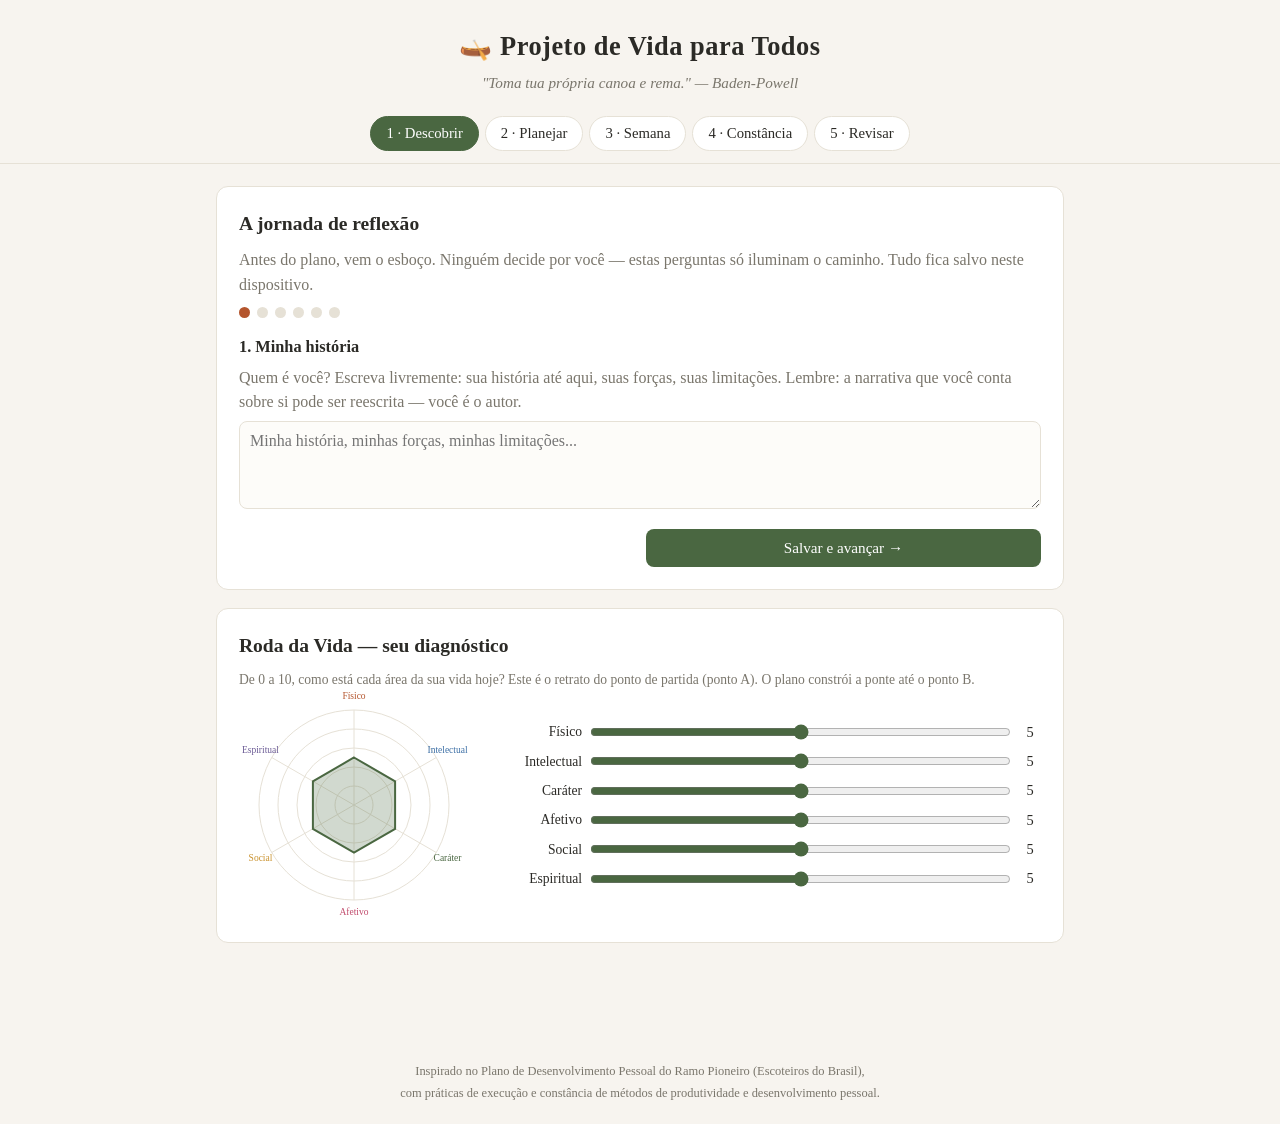
<file: index.html>
<!DOCTYPE html>
<html lang="pt-BR">
<head>
<meta charset="UTF-8">
<meta name="viewport" content="width=device-width, initial-scale=1.0">
<title>Projeto de Vida para Todos</title>
<style>
  :root{
    --bg:#f7f4ef; --card:#ffffff; --ink:#2b2a26; --muted:#7a766c;
    --accent:#4a6741; --accent2:#b4552d; --line:#e6e1d6; --soft:#fdfcf9;
    --fisico:#b4552d; --intelectual:#3b6ea5; --carater:#4a6741;
    --afetivo:#c04a6b; --social:#c9912c; --espiritual:#6b5b95;
  }
  *{box-sizing:border-box;margin:0;padding:0}
  body{font-family:Georgia,'Times New Roman',serif;background:var(--bg);color:var(--ink);line-height:1.55}
  header{padding:26px 20px 10px;text-align:center}
  header h1{font-size:1.65rem;letter-spacing:.5px}
  header p{color:var(--muted);font-style:italic;margin-top:4px;font-size:.95rem}
  nav{display:flex;gap:6px;justify-content:center;flex-wrap:wrap;padding:12px 10px;position:sticky;top:0;background:var(--bg);z-index:5;border-bottom:1px solid var(--line)}
  nav button{font-family:inherit;font-size:.92rem;padding:8px 15px;border:1px solid var(--line);background:var(--card);border-radius:20px;cursor:pointer;color:var(--ink)}
  nav button.active{background:var(--accent);color:#fff;border-color:var(--accent)}
  main{max-width:880px;margin:0 auto;padding:22px 16px 80px}
  .card{background:var(--card);border:1px solid var(--line);border-radius:12px;padding:22px;margin-bottom:18px}
  .card h2{font-size:1.22rem;margin-bottom:8px}
  .card h3{font-size:1.02rem;margin:14px 0 6px}
  .muted{color:var(--muted)} .small{font-size:.85rem} .center{text-align:center}
  textarea,input[type=text],input[type=date],input[type=number],select{width:100%;font-family:inherit;font-size:1rem;padding:10px;border:1px solid var(--line);border-radius:8px;background:var(--soft);color:var(--ink);margin-top:6px}
  textarea{min-height:88px;resize:vertical}
  .btn{font-family:inherit;font-size:.95rem;padding:9px 18px;border:none;border-radius:8px;background:var(--accent);color:#fff;cursor:pointer;margin-top:12px}
  .btn.secondary{background:transparent;color:var(--accent);border:1px solid var(--accent)}
  .btn.small{padding:5px 10px;font-size:.82rem;margin-top:0}
  .btn.danger{background:transparent;color:#a33;border:1px solid #c99}
  .quote{border-left:3px solid var(--accent2);padding:8px 14px;font-style:italic;color:var(--muted);margin:10px 0}
  .progress-dots{display:flex;gap:7px;margin:10px 0 16px;flex-wrap:wrap}
  .progress-dots span{width:11px;height:11px;border-radius:50%;background:var(--line);cursor:pointer}
  .progress-dots span.done{background:var(--accent)}
  .progress-dots span.current{background:var(--accent2)}
  .area-chip{display:inline-block;padding:2px 10px;border-radius:12px;color:#fff;font-size:.76rem;margin-right:6px}
  .goal{border:1px solid var(--line);border-left-width:5px;border-radius:8px;padding:12px 14px;margin:10px 0;background:var(--soft)}
  .goal .top{display:flex;justify-content:space-between;align-items:baseline;gap:10px;flex-wrap:wrap}
  .goal.done{opacity:.55} .goal.done .g-title{text-decoration:line-through}
  .flex{display:flex;gap:10px;flex-wrap:wrap} .flex>*{flex:1;min-width:150px}
  .bars{margin:14px 0}
  .bar-row{display:flex;align-items:center;gap:10px;margin:6px 0}
  .bar-row .label{width:105px;font-size:.84rem;text-align:right}
  .bar-track{flex:1;height:13px;background:var(--line);border-radius:7px;overflow:hidden}
  .bar-fill{height:100%;border-radius:7px;transition:width .4s}
  .timeline{position:relative;margin:18px 0;padding-left:24px;border-left:2px solid var(--accent)}
  .tl-item{position:relative;margin-bottom:20px}
  .tl-item::before{content:'';position:absolute;left:-31px;top:6px;width:12px;height:12px;border-radius:50%;background:var(--accent2)}
  .tl-year{font-weight:bold;font-size:1.02rem}
  .banner{background:#fff8ec;border:1px solid #eadfc4;border-radius:10px;padding:12px 16px;margin-bottom:16px}
  .hidden{display:none}
  .rev-log{border-bottom:1px dashed var(--line);padding:10px 0}
  .wheel-wrap{display:flex;gap:18px;flex-wrap:wrap;align-items:center;justify-content:center}
  .wheel-sliders{flex:1;min-width:240px}
  .slider-row{display:flex;align-items:center;gap:8px;margin:7px 0}
  .slider-row .label{width:95px;font-size:.85rem;text-align:right}
  .slider-row input[type=range]{flex:1;accent-color:var(--accent)}
  .slider-row .val{width:22px;text-align:center;font-size:.9rem}
  .habit{display:flex;align-items:center;gap:10px;border:1px solid var(--line);border-radius:8px;padding:9px 12px;margin:7px 0;background:var(--soft)}
  .habit .name{flex:1}
  .habit .streak{font-size:.8rem;color:var(--accent2)}
  .habit input[type=checkbox]{width:20px;height:20px;accent-color:var(--accent)}
  .top3-item{display:flex;align-items:center;gap:10px;border:1px solid var(--line);border-left:5px solid var(--accent2);border-radius:8px;padding:10px 12px;margin:8px 0;background:var(--soft)}
  .top3-item input[type=checkbox]{width:20px;height:20px;accent-color:var(--accent)}
  .top3-item.done .t{text-decoration:line-through;opacity:.6}
  .space-cols{display:grid;grid-template-columns:repeat(auto-fit,minmax(170px,1fr));gap:10px;margin-top:10px}
  .space-col{border:1px solid var(--line);border-radius:8px;padding:10px;background:var(--soft)}
  .space-col h4{font-size:.9rem;margin-bottom:6px}
  .space-col ul{list-style:none}
  .space-col li{font-size:.86rem;padding:3px 0;border-bottom:1px dashed var(--line);display:flex;justify-content:space-between;gap:6px}
  .space-col li button{border:none;background:none;color:#a33;cursor:pointer}
  .kpi-grid{display:grid;grid-template-columns:repeat(auto-fit,minmax(130px,1fr));gap:10px;margin:12px 0}
  .kpi{border:1px solid var(--line);border-radius:10px;padding:14px 10px;text-align:center;background:var(--soft)}
  .kpi .num{font-size:1.7rem;font-weight:bold;color:var(--accent)}
  .kpi .lbl{font-size:.78rem;color:var(--muted)}
  .support-person{display:flex;justify-content:space-between;align-items:center;border-bottom:1px dashed var(--line);padding:7px 0}
  footer{text-align:center;color:var(--muted);font-size:.78rem;padding:20px;line-height:1.7}
  @media(max-width:600px){.bar-row .label{width:78px}.slider-row .label{width:78px}}
</style>
</head>
<body>
<header>
  <h1>🛶 Projeto de Vida para Todos</h1>
  <p>"Toma tua própria canoa e rema." — Baden-Powell</p>
</header>

<nav>
  <button data-tab="descobrir" class="active">1 · Descobrir</button>
  <button data-tab="planejar">2 · Planejar</button>
  <button data-tab="semana">3 · Semana</button>
  <button data-tab="constancia">4 · Constância</button>
  <button data-tab="revisar">5 · Revisar</button>
</nav>

<main>

<!-- ============ DESCOBRIR ============ -->
<section id="tab-descobrir">
  <div class="card">
    <h2>A jornada de reflexão</h2>
    <p class="muted">Antes do plano, vem o esboço. Ninguém decide por você — estas perguntas só iluminam o caminho. Tudo fica salvo neste dispositivo.</p>
    <div class="progress-dots" id="dots"></div>
    <div id="step-box"></div>
    <div class="flex">
      <button class="btn secondary" id="prevStep">← Anterior</button>
      <button class="btn" id="nextStep">Salvar e avançar →</button>
    </div>
  </div>
  <div class="card" id="wheelCard">
    <h2>Roda da Vida — seu diagnóstico</h2>
    <p class="muted small">De 0 a 10, como está cada área da sua vida hoje? Este é o retrato do ponto de partida (ponto A). O plano constrói a ponte até o ponto B.</p>
    <div class="wheel-wrap">
      <svg id="wheelSvg" width="230" height="230" viewBox="0 0 230 230"></svg>
      <div class="wheel-sliders" id="wheelSliders"></div>
    </div>
  </div>
</section>

<!-- ============ PLANEJAR ============ -->
<section id="tab-planejar" class="hidden">
  <div class="banner" id="esbocoResumo"></div>
  <div class="card">
    <h2>Metas nas 6 áreas</h2>
    <p class="muted">Um projeto equilibrado cuida das seis áreas do desenvolvimento humano. Metas claras, com prazo, um porquê e um primeiro passo.</p>
    <div class="bars" id="areaBars"></div>
    <h3>Nova meta</h3>
    <div class="flex">
      <div><label class="small muted">Área</label><select id="gArea"></select></div>
      <div><label class="small muted">Horizonte</label>
        <select id="gHorizon">
          <option value="6 meses">6 meses</option><option value="1 ano">1 ano</option>
          <option value="2 anos">2 anos</option><option value="3 anos">3 anos</option>
          <option value="5 anos">5 anos</option>
        </select></div>
    </div>
    <label class="small muted">Meta (específica e mensurável)</label>
    <input type="text" id="gTitle" placeholder="Ex.: correr 10 km, concluir a graduação, ler 12 livros...">
    <label class="small muted">Por que ela importa? (ligue a um valor seu ou à sua visão)</label>
    <input type="text" id="gWhy" placeholder="Ex.: saúde para acompanhar meus filhos crescendo">
    <label class="small muted">Primeiro passo concreto (esta semana)</label>
    <input type="text" id="gStep" placeholder="Qual é a menor ação possível?">
    <label class="small muted">O que preciso desenvolver? (conhecimento · habilidade · atitude — opcional)</label>
    <input type="text" id="gCha" placeholder="Ex.: aprender inglês (C), treinar oratória (H), pedir ajuda (A)">
    <button class="btn" id="addGoal">Adicionar meta</button>
  </div>
  <div class="card"><h2>Minhas metas</h2><div id="goalList"></div></div>
  <div class="card">
    <h2>Linha do tempo — próximos 5 anos</h2>
    <div class="timeline" id="timeline"></div>
  </div>
  <div class="card">
    <h2>Minha rede de apoio</h2>
    <p class="muted small">Um projeto compartilhado é mais forte. Quem conhece o seu? Um padrinho/madrinha que faz boas perguntas, amigos que ajudam a manter o rumo.</p>
    <div id="supportList"></div>
    <div class="flex">
      <input type="text" id="supName" placeholder="Nome">
      <select id="supRole"><option>Padrinho/Madrinha</option><option>Par (amigo/colega)</option><option>Mentor profissional</option><option>Família</option></select>
    </div>
    <button class="btn secondary" id="addSup">Adicionar pessoa</button>
  </div>
</section>

<!-- ============ SEMANA ============ -->
<section id="tab-semana" class="hidden">
  <div class="card">
    <h2>Top 3 da semana <span class="small muted" id="weekLabel"></span></h2>
    <p class="muted small">Foco é força: escolha até 3 ações que fazem suas metas avançarem nesta semana. Menos é mais.</p>
    <div id="top3List"></div>
    <div class="flex">
      <input type="text" id="t3Text" placeholder="Ação da semana (ligada a uma meta, se possível)">
      <select id="t3Goal"></select>
    </div>
    <button class="btn" id="addTop3">Adicionar ao top 3</button>
  </div>
  <div class="card">
    <h2>Hábitos de hoje <span class="small muted" id="todayLabel"></span></h2>
    <p class="muted small">Disciplina é um músculo: treina-se com repetições pequenas e diárias.</p>
    <div id="habitList"></div>
    <div class="flex"><input type="text" id="habName" placeholder="Novo hábito diário (ex.: caminhar 20 min, ler 10 páginas)"></div>
    <button class="btn secondary" id="addHabit">Adicionar hábito</button>
  </div>
  <div class="card">
    <h2>Abrir espaço livre</h2>
    <p class="muted small">Antes de acrescentar, remova. O que você precisa <b>parar</b>, <b>delegar</b> ou <b>começar</b>?</p>
    <div class="flex">
      <input type="text" id="spText" placeholder="Ex.: rolagem infinita à noite">
      <select id="spType"><option value="parar">Parar</option><option value="delegar">Delegar</option><option value="comecar">Começar</option></select>
    </div>
    <button class="btn secondary" id="addSpace">Registrar</button>
    <div class="space-cols">
      <div class="space-col"><h4>⛔ Parar</h4><ul id="sp-parar"></ul></div>
      <div class="space-col"><h4>🤝 Delegar</h4><ul id="sp-delegar"></ul></div>
      <div class="space-col"><h4>🌱 Começar</h4><ul id="sp-comecar"></ul></div>
    </div>
  </div>
</section>

<!-- ============ CONSTÂNCIA ============ -->
<section id="tab-constancia" class="hidden">
  <div class="card">
    <h2>Placar da constância</h2>
    <p class="quote">A maestria mora no platô: os dias comuns, repetidos com carinho, são o próprio caminho.</p>
    <div class="kpi-grid" id="kpiGrid"></div>
    <div id="plateauMsg" class="banner"></div>
  </div>
  <div class="card">
    <h2>Indicadores do mês</h2>
    <div class="bars" id="monthBars"></div>
    <p class="muted small">Indicadores são feedback, não julgamento. Eles mostram onde ajustar o rumo.</p>
  </div>
</section>

<!-- ============ REVISAR ============ -->
<section id="tab-revisar" class="hidden">
  <div class="card">
    <h2>O ciclo que nunca termina</h2>
    <p class="muted">Um projeto de vida não é um documento — é um hábito. Feche a semana com uma revisão leve; a cada 3 meses, faça uma vigília profunda.</p>
    <div id="nextRevBox"></div>
    <label class="small muted">Agendar próxima vigília (revisão profunda)</label>
    <input type="date" id="revDate">
    <button class="btn" id="saveRevDate">Agendar</button>
  </div>
  <div class="card">
    <h2>Revisão da semana (leve)</h2>
    <label class="small muted">O que avançou nesta semana?</label>
    <textarea id="revWins"></textarea>
    <label class="small muted">O que travou? O que ajustar?</label>
    <textarea id="revChanges"></textarea>
    <button class="btn" id="saveWeekReview">Fechar a semana</button>
  </div>
  <div class="card">
    <h2>Vigília (revisão profunda)</h2>
    <p class="quote">"Promover a revisão de seu Projeto de Vida, projetando o caminho que pretende seguir para atingir aquilo que se propôs."</p>
    <label class="small muted">Relendo minha jornada e minha visão: o que mudou em mim ou ao meu redor?</label>
    <textarea id="vigChanges"></textarea>
    <label class="small muted">Minhas metas ainda apontam para o futuro que eu quero? O que reformular?</label>
    <textarea id="vigGoals"></textarea>
    <label class="small muted">Qual é o rumo para o próximo trimestre?</label>
    <textarea id="vigNext"></textarea>
    <button class="btn" id="saveVigil">Registrar vigília</button>
  </div>
  <div class="card"><h2>Histórico</h2><div id="revLog"></div></div>
  <div class="card">
    <h2>Seus dados</h2>
    <p class="muted small">Tudo é salvo apenas neste navegador. Exporte um backup quando quiser.</p>
    <div class="flex">
      <button class="btn secondary" id="exportBtn">Exportar (JSON)</button>
      <button class="btn secondary" id="importBtn">Importar</button>
      <button class="btn danger" id="resetBtn">Apagar tudo</button>
    </div>
    <input type="file" id="importFile" accept=".json" class="hidden">
  </div>
</section>

</main>
<footer>
  Inspirado no Plano de Desenvolvimento Pessoal do Ramo Pioneiro (Escoteiros do Brasil),<br>
  com práticas de execução e constância de métodos de produtividade e desenvolvimento pessoal.
</footer>

<script>
/* ================= dados ================= */
const AREAS=[
 {id:'fisico',n:'Físico',c:'var(--fisico)',hex:'#b4552d'},
 {id:'intelectual',n:'Intelectual',c:'var(--intelectual)',hex:'#3b6ea5'},
 {id:'carater',n:'Caráter',c:'var(--carater)',hex:'#4a6741'},
 {id:'afetivo',n:'Afetivo',c:'var(--afetivo)',hex:'#c04a6b'},
 {id:'social',n:'Social',c:'var(--social)',hex:'#c9912c'},
 {id:'espiritual',n:'Espiritual',c:'var(--espiritual)',hex:'#6b5b95'}
];
const STEPS=[
 {k:'historia',t:'Minha história',q:'Quem é você? Escreva livremente: sua história até aqui, suas forças, suas limitações. Lembre: a narrativa que você conta sobre si pode ser reescrita — você é o autor.',ph:'Minha história, minhas forças, minhas limitações...'},
 {k:'valores',t:'Meus valores',q:'Quais valores você escolhe como bússola? Pense em 3 a 5 princípios dos quais não abre mão — e por quê.',ph:'Ex.: honestidade, serviço, família, liberdade...'},
 {k:'mundo',t:'Meu mundo ao redor',q:'Análise prática do seu cenário: onde vive, com quem conta, quais oportunidades e obstáculos existem ao seu redor hoje?',ph:'Contexto, pessoas, oportunidades, obstáculos...'},
 {k:'futuro',t:'O futuro desejado',q:'Daqui a 5, 10, até 20 anos, se tudo caminhar bem: onde você está? O que faz? Com quem? Escreva como se já estivesse vivendo esse futuro.',ph:'Daqui a alguns anos, eu...'},
 {k:'escolhas',t:'As escolhas',q:'Todas as possibilidades estão abertas, mas não dá para atingir todas — é preciso escolher. Do futuro que descreveu, o que é essencial? O que você aceita deixar para depois?',ph:'O essencial para mim é... Abro mão, por ora, de...'},
 {k:'apoio',t:'Minha rede de apoio',q:'Quem pode ser seu padrinho/madrinha — alguém maduro que faça boas perguntas sem decidir por você? Quais amigos ajudarão a manter o rumo? (Registre as pessoas na aba Planejar.)',ph:'Pessoas com quem vou compartilhar este projeto...'}
];
let db=load();
function load(){try{return JSON.parse(localStorage.getItem('pvpt2'))||{}}catch(e){return{}}}
function save(){localStorage.setItem('pvpt2',JSON.stringify(db))}
db.journey=db.journey||{};db.wheel=db.wheel||{};db.goals=db.goals||[];db.step=db.step||0;
db.habits=db.habits||[];db.habitLog=db.habitLog||{};db.top3=db.top3||{};db.space=db.space||[];
db.support=db.support||[];db.reviews=db.reviews||[];

const esc=s=>{const d=document.createElement('div');d.textContent=s||'';return d.innerHTML};
const todayKey=()=>new Date().toISOString().slice(0,10);
function weekKey(d){d=d?new Date(d):new Date();const t=new Date(d);t.setHours(0,0,0,0);t.setDate(t.getDate()+3-((t.getDay()+6)%7));const w1=new Date(t.getFullYear(),0,4);return t.getFullYear()+'-S'+String(1+Math.round(((t-w1)/864e5-3+((w1.getDay()+6)%7))/7)).padStart(2,'0')}

/* ================= navegação ================= */
document.querySelectorAll('nav button').forEach(b=>b.onclick=()=>{
  document.querySelectorAll('nav button').forEach(x=>x.classList.remove('active'));
  b.classList.add('active');
  ['descobrir','planejar','semana','constancia','revisar'].forEach(t=>document.getElementById('tab-'+t).classList.toggle('hidden',t!==b.dataset.tab));
  render();
});

/* ================= descobrir ================= */
function renderJourney(){
  const i=db.step,s=STEPS[Math.min(i,STEPS.length-1)];
  document.getElementById('dots').innerHTML=STEPS.map((_,j)=>`<span class="${j<i?'done':j===i?'current':''}" onclick="goStep(${j})"></span>`).join('');
  const box=document.getElementById('step-box');
  if(i>=STEPS.length){
    box.innerHTML=`<h3>✅ Esboço concluído!</h3><p class="muted">Agora ajuste sua Roda da Vida abaixo e vá para <b>Planejar</b>: transforme o esboço em metas nas seis áreas. Você pode rever qualquer resposta clicando nos pontos acima.</p>`;
    document.getElementById('nextStep').classList.add('hidden');
  }else{
    document.getElementById('nextStep').classList.remove('hidden');
    box.innerHTML=`<h3>${i+1}. ${s.t}</h3><p class="muted">${s.q}</p><textarea id="stepText" placeholder="${s.ph}">${esc(db.journey[s.k])}</textarea>`;
  }
  document.getElementById('prevStep').style.visibility=i===0?'hidden':'visible';
}
window.goStep=j=>{saveStepText();db.step=j;save();renderJourney()};
function saveStepText(){const s=STEPS[db.step];const el=document.getElementById('stepText');if(s&&el)db.journey[s.k]=el.value}
document.getElementById('nextStep').onclick=()=>{saveStepText();db.step=Math.min(db.step+1,STEPS.length);save();renderJourney()};
document.getElementById('prevStep').onclick=()=>{saveStepText();db.step=Math.max(db.step-1,0);save();renderJourney()};

function renderWheel(){
  const sl=document.getElementById('wheelSliders');
  sl.innerHTML=AREAS.map(a=>{
    const v=db.wheel[a.id]??5;
    return `<div class="slider-row"><div class="label">${a.n}</div><input type="range" min="0" max="10" value="${v}" oninput="setWheel('${a.id}',this.value)"><div class="val">${v}</div></div>`;
  }).join('');
  const svg=document.getElementById('wheelSvg'),cx=115,cy=115,R=95;
  let grid='';
  for(let r=1;r<=5;r++){grid+=`<circle cx="${cx}" cy="${cy}" r="${R*r/5}" fill="none" stroke="#e6e1d6"/>`}
  let axes='',pts=[],labels='';
  AREAS.forEach((a,i)=>{
    const ang=-Math.PI/2+i*Math.PI*2/6;
    const x=cx+R*Math.cos(ang),y=cy+R*Math.sin(ang);
    axes+=`<line x1="${cx}" y1="${cy}" x2="${x}" y2="${y}" stroke="#e6e1d6"/>`;
    const v=(db.wheel[a.id]??5)/10;
    pts.push((cx+R*v*Math.cos(ang)).toFixed(1)+','+(cy+R*v*Math.sin(ang)).toFixed(1));
    const lx=cx+(R+13)*Math.cos(ang),ly=cy+(R+13)*Math.sin(ang);
    labels+=`<text x="${lx}" y="${ly}" font-size="9.5" text-anchor="middle" dominant-baseline="middle" fill="${a.hex}">${a.n}</text>`;
  });
  svg.innerHTML=grid+axes+`<polygon points="${pts.join(' ')}" fill="rgba(74,103,65,.25)" stroke="#4a6741" stroke-width="2"/>`+labels;
}
window.setWheel=(id,v)=>{db.wheel[id]=+v;save();renderWheel()};

/* ================= planejar ================= */
document.getElementById('gArea').innerHTML=AREAS.map(a=>`<option value="${a.id}">${a.n}</option>`).join('');
document.getElementById('addGoal').onclick=()=>{
  const t=document.getElementById('gTitle').value.trim();if(!t)return alert('Escreva a meta.');
  db.goals.push({id:Date.now(),area:document.getElementById('gArea').value,horizon:document.getElementById('gHorizon').value,
    title:t,why:document.getElementById('gWhy').value.trim(),step:document.getElementById('gStep').value.trim(),
    cha:document.getElementById('gCha').value.trim(),done:false});
  ['gTitle','gWhy','gStep','gCha'].forEach(i=>document.getElementById(i).value='');
  save();render();
};
const area=id=>AREAS.find(a=>a.id===id);
function renderPlan(){
  const vals=db.journey.valores?`<b>Bússola de valores:</b> ${esc(db.journey.valores).slice(0,220)}`:'Complete a jornada em <b>Descobrir</b> para trazer seus valores e sua visão para cá.';
  document.getElementById('esbocoResumo').innerHTML='🧭 '+vals;
  document.getElementById('areaBars').innerHTML=AREAS.map(a=>{
    const n=db.goals.filter(g=>g.area===a.id).length;
    const max=Math.max(1,...AREAS.map(x=>db.goals.filter(g=>g.area===x.id).length));
    return `<div class="bar-row"><div class="label">${a.n}</div><div class="bar-track"><div class="bar-fill" style="width:${n/max*100}%;background:${a.c}"></div></div><div class="small muted">${n}</div></div>`;
  }).join('');
  document.getElementById('goalList').innerHTML=db.goals.length?db.goals.map(g=>`
    <div class="goal ${g.done?'done':''}" style="border-left-color:${area(g.area).c}">
      <div class="top"><div><span class="area-chip" style="background:${area(g.area).c}">${area(g.area).n}</span><b class="g-title">${esc(g.title)}</b></div><span class="small muted">${g.horizon}</span></div>
      ${g.why?`<div class="small muted">💛 Por quê: ${esc(g.why)}</div>`:''}
      ${g.step?`<div class="small muted">👣 Primeiro passo: ${esc(g.step)}</div>`:''}
      ${g.cha?`<div class="small muted">🎓 Desenvolver: ${esc(g.cha)}</div>`:''}
      <div style="margin-top:8px">
        <button class="btn small secondary" onclick="toggleGoal(${g.id})">${g.done?'Reabrir':'Concluída ✓'}</button>
        <button class="btn small danger" onclick="delGoal(${g.id})">Excluir</button>
      </div>
    </div>`).join(''):'<p class="muted">Nenhuma meta ainda. Comece pequeno — uma meta em uma área já é um começo.</p>';
  const order=['6 meses','1 ano','2 anos','3 anos','5 anos'],y=new Date().getFullYear();
  const lbl={'6 meses':`${y} · em 6 meses`,'1 ano':`${y+1}`,'2 anos':`${y+2}`,'3 anos':`${y+3}`,'5 anos':`${y+5}`};
  document.getElementById('timeline').innerHTML=order.map(h=>{
    const gs=db.goals.filter(g=>g.horizon===h);if(!gs.length)return '';
    return `<div class="tl-item"><div class="tl-year">${lbl[h]}</div>${gs.map(g=>`<div><span class="area-chip" style="background:${area(g.area).c}">${area(g.area).n}</span>${g.done?'✅ ':''}${esc(g.title)}</div>`).join('')}</div>`;
  }).join('')||'<p class="muted">Crie metas acima para vê-las no tempo.</p>';
  document.getElementById('supportList').innerHTML=db.support.length?db.support.map((p,i)=>`
    <div class="support-person"><span>👤 <b>${esc(p.name)}</b> — <span class="muted small">${esc(p.role)}</span></span>
    <button class="btn small danger" onclick="delSup(${i})">×</button></div>`).join('')
    :'<p class="muted small">Ninguém registrado ainda. Compartilhar o projeto fortalece o rumo.</p>';
}
window.toggleGoal=id=>{const g=db.goals.find(x=>x.id===id);g.done=!g.done;save();render()};
window.delGoal=id=>{if(confirm('Excluir esta meta?')){db.goals=db.goals.filter(x=>x.id!==id);save();render()}};
document.getElementById('addSup').onclick=()=>{
  const n=document.getElementById('supName').value.trim();if(!n)return;
  db.support.push({name:n,role:document.getElementById('supRole').value});
  document.getElementById('supName').value='';save();render();
};
window.delSup=i=>{db.support.splice(i,1);save();render()};

/* ================= semana ================= */
function curTop3(){const k=weekKey();db.top3[k]=db.top3[k]||[];return db.top3[k]}
function renderWeek(){
  document.getElementById('weekLabel').textContent='· '+weekKey();
  document.getElementById('todayLabel').textContent='· '+new Date().toLocaleDateString('pt-BR');
  document.getElementById('t3Goal').innerHTML='<option value="">(sem meta ligada)</option>'+db.goals.filter(g=>!g.done).map(g=>`<option value="${g.id}">${esc(g.title)}</option>`).join('');
  const list=curTop3();
  document.getElementById('top3List').innerHTML=list.length?list.map((t,i)=>`
    <div class="top3-item ${t.done?'done':''}"><input type="checkbox" ${t.done?'checked':''} onchange="toggleT3(${i})">
    <div style="flex:1"><span class="t">${esc(t.text)}</span>${t.goalId?`<div class="small muted">🎯 ${esc((db.goals.find(g=>g.id==t.goalId)||{}).title||'')}</div>`:''}</div>
    <button class="btn small danger" onclick="delT3(${i})">×</button></div>`).join('')
    :'<p class="muted small">Nada escolhido ainda. Reveja suas metas e escolha até 3 ações para esta semana.</p>';
  const today=todayKey();db.habitLog[today]=db.habitLog[today]||{};
  document.getElementById('habitList').innerHTML=db.habits.length?db.habits.map((h,i)=>`
    <div class="habit"><input type="checkbox" ${db.habitLog[today][h]?'checked':''} onchange="toggleHabit('${esc(h)}')">
    <span class="name">${esc(h)}</span><span class="streak">🔥 ${habitStreak(h)}d</span>
    <button class="btn small danger" onclick="delHabit(${i})">×</button></div>`).join('')
    :'<p class="muted small">Nenhum hábito ainda. Pequeno e diário vence grande e raro.</p>';
  ['parar','delegar','comecar'].forEach(t=>{
    document.getElementById('sp-'+t).innerHTML=db.space.filter(s=>s.type===t).map((s)=>`<li>${esc(s.text)}<button onclick="delSpace(${db.space.indexOf(s)})">×</button></li>`).join('')||'<li class="muted small">—</li>';
  });
}
document.getElementById('addTop3').onclick=()=>{
  const t=document.getElementById('t3Text').value.trim();if(!t)return;
  const list=curTop3();if(list.length>=3)return alert('Top 3 é top 3: conclua ou remova um item antes de adicionar outro. Foco é força!');
  list.push({text:t,goalId:document.getElementById('t3Goal').value||null,done:false});
  document.getElementById('t3Text').value='';save();render();
};
window.toggleT3=i=>{const l=curTop3();l[i].done=!l[i].done;save();render()};
window.delT3=i=>{curTop3().splice(i,1);save();render()};
document.getElementById('addHabit').onclick=()=>{
  const n=document.getElementById('habName').value.trim();if(!n)return;
  if(!db.habits.includes(n))db.habits.push(n);
  document.getElementById('habName').value='';save();render();
};
window.delHabit=i=>{if(confirm('Remover este hábito? O histórico é mantido.')){db.habits.splice(i,1);save();render()}};
window.toggleHabit=h=>{const t=todayKey();db.habitLog[t]=db.habitLog[t]||{};db.habitLog[t][h]=!db.habitLog[t][h];save();render()};
document.getElementById('addSpace').onclick=()=>{
  const t=document.getElementById('spText').value.trim();if(!t)return;
  db.space.push({text:t,type:document.getElementById('spType').value});
  document.getElementById('spText').value='';save();render();
};
window.delSpace=i=>{db.space.splice(i,1);save();render()};
function habitStreak(h){
  let n=0,d=new Date();
  if(!(db.habitLog[todayKey()]||{})[h])d.setDate(d.getDate()-1);
  while((db.habitLog[d.toISOString().slice(0,10)]||{})[h]){n++;d.setDate(d.getDate()-1)}
  return n;
}

/* ================= constância ================= */
function renderKpis(){
  let dayStreak=0,d=new Date();
  const doneDay=k=>db.habits.length&&db.habits.every(h=>(db.habitLog[k]||{})[h]);
  if(!doneDay(todayKey()))d.setDate(d.getDate()-1);
  while(doneDay(d.toISOString().slice(0,10))){dayStreak++;d.setDate(d.getDate()-1)}
  const weeksReviewed=db.reviews.filter(r=>r.type==='semana').length;
  const vigils=db.reviews.filter(r=>r.type==='vigilia').length;
  const goalsDone=db.goals.filter(g=>g.done).length;
  document.getElementById('kpiGrid').innerHTML=`
    <div class="kpi"><div class="num">🔥 ${dayStreak}</div><div class="lbl">dias seguidos com todos os hábitos</div></div>
    <div class="kpi"><div class="num">${weeksReviewed}</div><div class="lbl">semanas fechadas com revisão</div></div>
    <div class="kpi"><div class="num">${vigils}</div><div class="lbl">vigílias realizadas</div></div>
    <div class="kpi"><div class="num">${goalsDone}/${db.goals.length}</div><div class="lbl">metas concluídas</div></div>`;
  const msgs=[
    'Constância vale mais que intensidade. Apareça hoje.',
    'O platô não é falta de progresso — é onde o progresso se consolida.',
    'Pequenas repetições diárias constroem a vida épica que você desenhou.',
    'Revisar não é recomeçar do zero: é ajustar o leme.'];
  document.getElementById('plateauMsg').textContent='🌱 '+msgs[new Date().getDate()%msgs.length];
  const now=new Date(),mk=now.toISOString().slice(0,7);
  let days=0,daysDone=0;
  for(let i=1;i<=now.getDate();i++){
    const k=mk+'-'+String(i).padStart(2,'0');days++;
    if(db.habits.length&&db.habits.some(h=>(db.habitLog[k]||{})[h]))daysDone++;
  }
  const pct=days?Math.round(daysDone/days*100):0;
  const t3=db.top3[weekKey()]||[],t3pct=t3.length?Math.round(t3.filter(x=>x.done).length/t3.length*100):0;
  document.getElementById('monthBars').innerHTML=`
    <div class="bar-row"><div class="label">Hábitos no mês</div><div class="bar-track"><div class="bar-fill" style="width:${pct}%;background:var(--accent)"></div></div><div class="small muted">${pct}%</div></div>
    <div class="bar-row"><div class="label">Top 3 da semana</div><div class="bar-track"><div class="bar-fill" style="width:${t3pct}%;background:var(--accent2)"></div></div><div class="small muted">${t3pct}%</div></div>`;
}

/* ================= revisar ================= */
function renderReviews(){
  const box=document.getElementById('nextRevBox');
  if(db.nextReview){
    const d=new Date(db.nextReview+'T00:00'),today=new Date();today.setHours(0,0,0,0);
    const diff=Math.round((d-today)/864e5);
    box.innerHTML=diff<0?`<div class="banner">⏰ <b>Sua vigília está atrasada ${-diff} dia(s).</b> Reserve um tempo de qualidade — ela merece.</div>`
      :diff===0?`<div class="banner">🌟 <b>Hoje é dia de vigília!</b> Um encontro seu com você.</div>`
      :`<div class="banner">📅 Próxima vigília em <b>${diff} dia(s)</b> (${d.toLocaleDateString('pt-BR')}).</div>`;
  }else box.innerHTML='<div class="banner">Nenhuma vigília agendada. Sugestão: a cada 3 meses.</div>';
  document.getElementById('revLog').innerHTML=db.reviews.length?[...db.reviews].reverse().map(r=>`
    <div class="rev-log"><b>${r.type==='vigilia'?'🕯️ Vigília':'📆 Semana'}</b> — ${new Date(r.date).toLocaleDateString('pt-BR')}
    ${r.wins?`<div class="small"><b>Avanços:</b> ${esc(r.wins)}</div>`:''}
    ${r.changes?`<div class="small"><b>Ajustes:</b> ${esc(r.changes)}</div>`:''}
    ${r.goals?`<div class="small"><b>Metas:</b> ${esc(r.goals)}</div>`:''}
    ${r.next?`<div class="small"><b>Rumo:</b> ${esc(r.next)}</div>`:''}</div>`).join('')
    :'<p class="muted">Nenhuma revisão registrada ainda.</p>';
}
document.getElementById('saveRevDate').onclick=()=>{
  const v=document.getElementById('revDate').value;if(!v)return alert('Escolha uma data.');
  db.nextReview=v;save();render();
};
document.getElementById('saveWeekReview').onclick=()=>{
  const wins=document.getElementById('revWins').value.trim(),changes=document.getElementById('revChanges').value.trim();
  if(!wins&&!changes)return alert('Escreva pelo menos um campo.');
  db.reviews.push({type:'semana',date:new Date().toISOString(),wins,changes});
  ['revWins','revChanges'].forEach(i=>document.getElementById(i).value='');
  save();render();alert('Semana fechada! Escolha o top 3 da próxima na aba Semana.');
};
document.getElementById('saveVigil').onclick=()=>{
  const changes=document.getElementById('vigChanges').value.trim(),goals=document.getElementById('vigGoals').value.trim(),next=document.getElementById('vigNext').value.trim();
  if(!changes&&!goals&&!next)return alert('Escreva pelo menos um campo.');
  db.reviews.push({type:'vigilia',date:new Date().toISOString(),changes,goals,next});
  const d=new Date();d.setMonth(d.getMonth()+3);db.nextReview=d.toISOString().slice(0,10);
  ['vigChanges','vigGoals','vigNext'].forEach(i=>document.getElementById(i).value='');
  save();render();alert('Vigília registrada! Próxima sugerida daqui a 3 meses — ajuste a data se quiser.');
};

/* ================= dados ================= */
document.getElementById('exportBtn').onclick=()=>{
  const a=document.createElement('a');
  a.href=URL.createObjectURL(new Blob([JSON.stringify(db,null,2)],{type:'application/json'}));
  a.download='projeto-de-vida-backup.json';a.click();
};
document.getElementById('importBtn').onclick=()=>document.getElementById('importFile').click();
document.getElementById('importFile').onchange=e=>{
  const f=e.target.files[0];if(!f)return;
  const r=new FileReader();r.onload=()=>{try{db=JSON.parse(r.result);
    db.journey=db.journey||{};db.wheel=db.wheel||{};db.goals=db.goals||[];db.step=db.step||0;
    db.habits=db.habits||[];db.habitLog=db.habitLog||{};db.top3=db.top3||{};db.space=db.space||[];
    db.support=db.support||[];db.reviews=db.reviews||[];
    save();render();alert('Dados importados!')}catch(err){alert('Arquivo inválido.')}};r.readAsText(f);
};
document.getElementById('resetBtn').onclick=()=>{if(confirm('Apagar TODOS os dados deste dispositivo?')){localStorage.removeItem('pvpt2');db={journey:{},wheel:{},goals:[],step:0,habits:[],habitLog:{},top3:{},space:[],support:[],reviews:[]};render()}};

function render(){renderJourney();renderWheel();renderPlan();renderWeek();renderKpis();renderReviews()}
render();
</script>
</body>
</html>
</file>
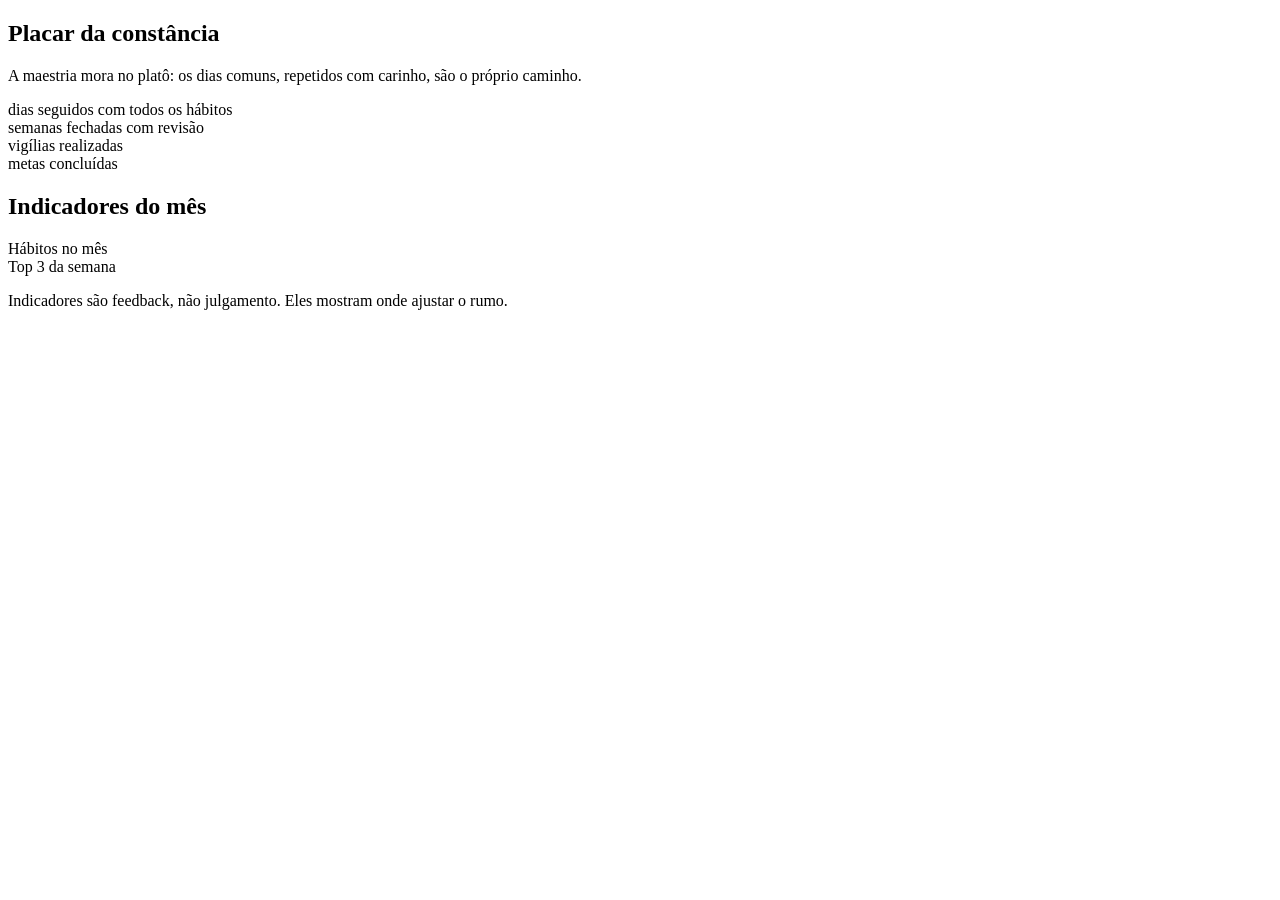
<file: src/main/resources/templates/constancia.html>
<!DOCTYPE html>
<html xmlns:th="http://www.thymeleaf.org" th:replace="~{fragmentos/layout :: pagina('constancia', ~{::main})}">
<body>
<main th:with="p=${painel}">
  <div class="card">
    <h2>Placar da constância</h2>
    <p class="quote">A maestria mora no platô: os dias comuns, repetidos com carinho, são o próprio caminho.</p>
    <div class="kpi-grid">
      <div class="kpi"><div class="num" th:text="|🔥 ${p.diasSeguidos}|"></div><div class="lbl">dias seguidos com todos os hábitos</div></div>
      <div class="kpi"><div class="num" th:text="${p.semanasRevisadas}"></div><div class="lbl">semanas fechadas com revisão</div></div>
      <div class="kpi"><div class="num" th:text="${p.vigilias}"></div><div class="lbl">vigílias realizadas</div></div>
      <div class="kpi"><div class="num" th:text="|${p.metasConcluidas}/${p.totalMetas}|"></div><div class="lbl">metas concluídas</div></div>
    </div>
    <div class="banner" th:text="|🌱 ${p.mensagemPlato}|"></div>
  </div>
  <div class="card">
    <h2>Indicadores do mês</h2>
    <div class="bars">
      <div class="bar-row"><div class="label">Hábitos no mês</div>
        <div class="bar-track"><div class="bar-fill" th:style="|width:${p.percentualHabitosMes}%;background:var(--accent)|"></div></div>
        <div class="small muted" th:text="|${p.percentualHabitosMes}%|"></div></div>
      <div class="bar-row"><div class="label">Top 3 da semana</div>
        <div class="bar-track"><div class="bar-fill" th:style="|width:${p.percentualTop3Semana}%;background:var(--accent2)|"></div></div>
        <div class="small muted" th:text="|${p.percentualTop3Semana}%|"></div></div>
    </div>
    <p class="muted small">Indicadores são feedback, não julgamento. Eles mostram onde ajustar o rumo.</p>
  </div>
</main>
</body>
</html>
</file>
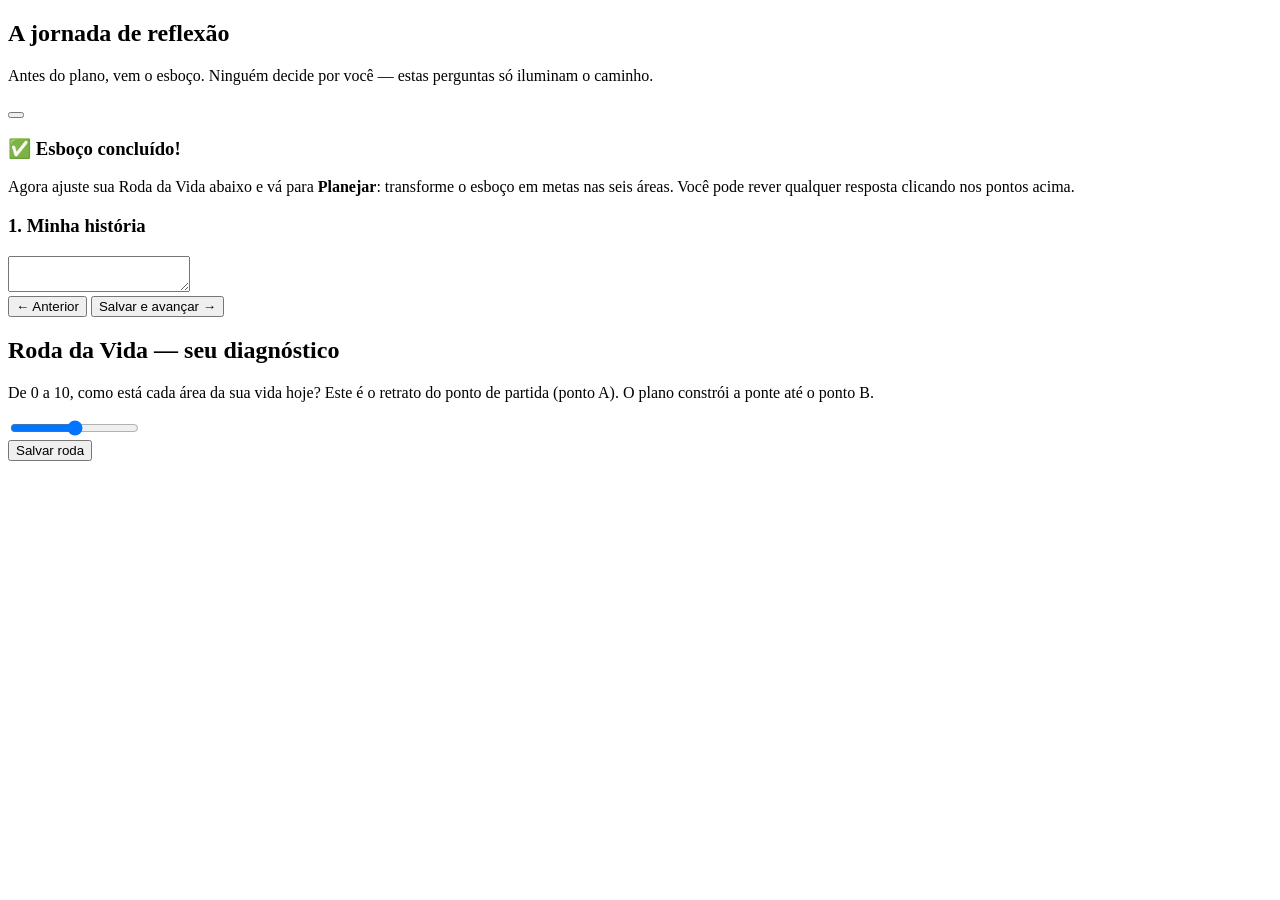
<file: src/main/resources/templates/descobrir.html>
<!DOCTYPE html>
<html xmlns:th="http://www.thymeleaf.org" th:replace="~{fragmentos/layout :: pagina('descobrir', ~{::main})}">
<body>
<main>
  <div class="card">
    <h2>A jornada de reflexão</h2>
    <p class="muted">Antes do plano, vem o esboço. Ninguém decide por você — estas perguntas só iluminam o caminho.</p>

    <form method="post" th:action="@{/descobrir/passo}">
      <input type="hidden" name="passo" th:value="${passoAtual}">

      <div class="progress-dots">
        <button th:each="p, st : ${passos}" type="submit" name="destino" th:value="${st.index}" th:title="${p.titulo}"
                th:classappend="${st.index < passoAtual ? 'done' : (st.index == passoAtual ? 'current' : '')}"></button>
      </div>

      <div th:if="${concluida}">
        <h3>✅ Esboço concluído!</h3>
        <p class="muted">Agora ajuste sua Roda da Vida abaixo e vá para <b>Planejar</b>: transforme o esboço em metas
          nas seis áreas. Você pode rever qualquer resposta clicando nos pontos acima.</p>
      </div>

      <div th:unless="${concluida}">
        <h3 th:text="|${passoAtual + 1}. ${passo.titulo}|">1. Minha história</h3>
        <p class="muted" th:text="${passo.pergunta}"></p>
        <textarea name="texto" th:placeholder="${passo.exemplo}" th:text="${resposta}"></textarea>
      </div>

      <div class="flex">
        <button class="btn secondary" type="submit" name="destino" th:value="${passoAtual - 1}"
                th:if="${passoAtual > 0}">← Anterior</button>
        <button class="btn" type="submit" name="destino" th:value="${passoAtual + 1}"
                th:unless="${concluida}">Salvar e avançar →</button>
      </div>
    </form>
  </div>

  <div class="card" id="roda">
    <h2>Roda da Vida — seu diagnóstico</h2>
    <p class="muted small">De 0 a 10, como está cada área da sua vida hoje? Este é o retrato do ponto de partida
      (ponto A). O plano constrói a ponte até o ponto B.</p>
    <div class="wheel-wrap">
      <div th:utext="${svgRoda}"></div>
      <form class="wheel-sliders" method="post" th:action="@{/descobrir/roda}">
        <div class="slider-row" th:each="entrada : ${notas}">
          <div class="label" th:text="${entrada.key.nome}"></div>
          <input type="range" min="0" max="10" th:name="|nota_${entrada.key.codigo}|" th:value="${entrada.value}"
                 oninput="this.nextElementSibling.value=this.value">
          <output class="val" th:text="${entrada.value}"></output>
        </div>
        <button class="btn" type="submit">Salvar roda</button>
      </form>
    </div>
  </div>
</main>
</body>
</html>
</file>
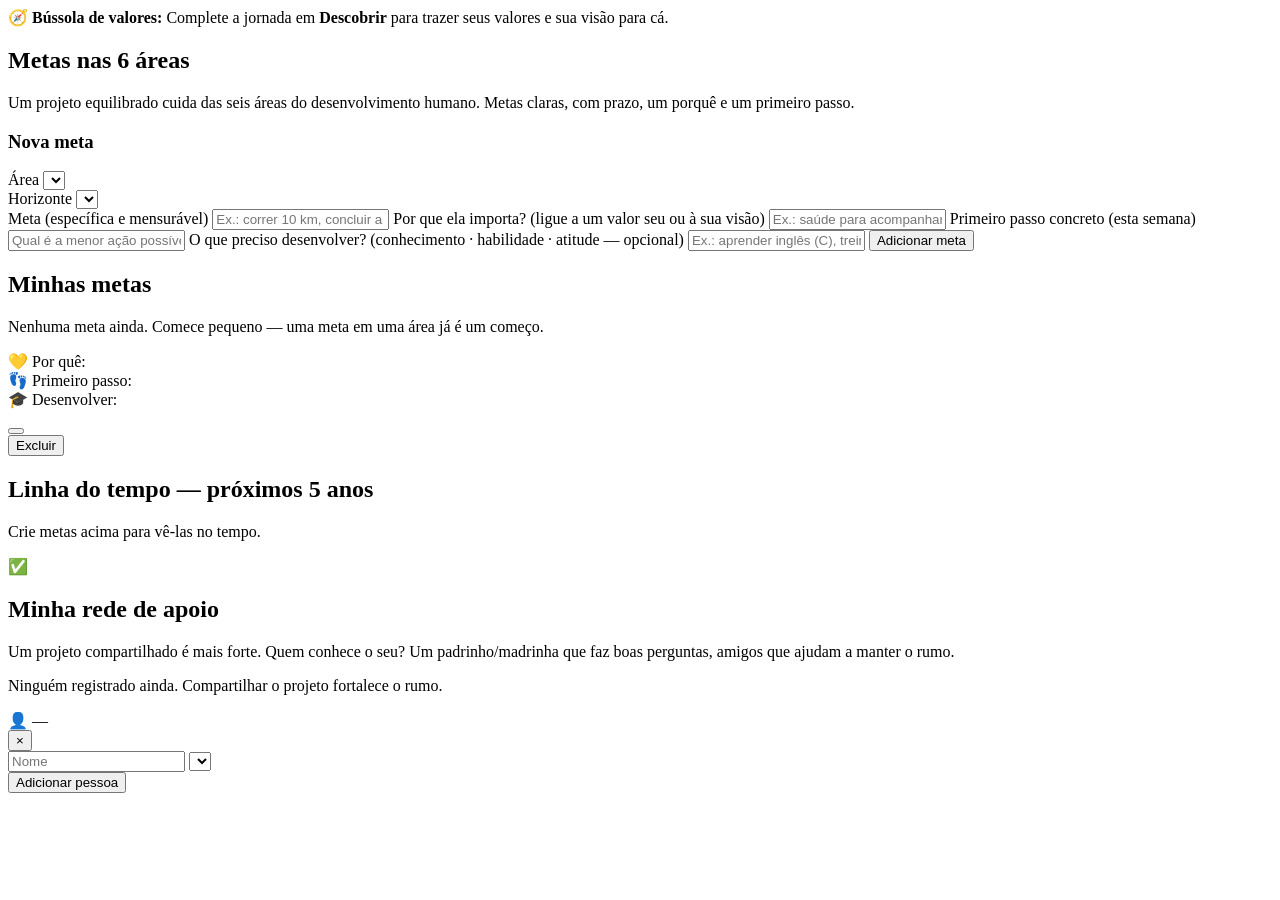
<file: src/main/resources/templates/planejar.html>
<!DOCTYPE html>
<html xmlns:th="http://www.thymeleaf.org" th:replace="~{fragmentos/layout :: pagina('planejar', ~{::main})}">
<body>
<main>
  <div class="banner">
    🧭
    <th:block th:if="${!#strings.isEmpty(valores)}"><b>Bússola de valores:</b> <span th:text="${#strings.abbreviate(valores, 220)}"></span></th:block>
    <th:block th:if="${#strings.isEmpty(valores)}">Complete a jornada em <b>Descobrir</b> para trazer seus valores e sua visão para cá.</th:block>
  </div>

  <div class="card">
    <h2>Metas nas 6 áreas</h2>
    <p class="muted">Um projeto equilibrado cuida das seis áreas do desenvolvimento humano. Metas claras, com prazo,
      um porquê e um primeiro passo.</p>
    <div class="bars">
      <div class="bar-row" th:each="b : ${barras}">
        <div class="label" th:text="${b.area.nome}"></div>
        <div class="bar-track"><div class="bar-fill" th:style="|width:${b.percentual}%;background:${b.area.cor}|"></div></div>
        <div class="small muted" th:text="${b.quantidade}"></div>
      </div>
    </div>

    <h3>Nova meta</h3>
    <form method="post" th:action="@{/planejar/metas}">
      <div class="flex">
        <div><label class="small muted">Área</label>
          <select name="area"><option th:each="a : ${areas}" th:value="${a}" th:text="${a.nome}"></option></select></div>
        <div><label class="small muted">Horizonte</label>
          <select name="horizonte"><option th:each="h : ${horizontes}" th:value="${h}" th:text="${h.rotulo}"></option></select></div>
      </div>
      <label class="small muted">Meta (específica e mensurável)</label>
      <input type="text" name="titulo" required placeholder="Ex.: correr 10 km, concluir a graduação, ler 12 livros...">
      <label class="small muted">Por que ela importa? (ligue a um valor seu ou à sua visão)</label>
      <input type="text" name="porque" placeholder="Ex.: saúde para acompanhar meus filhos crescendo">
      <label class="small muted">Primeiro passo concreto (esta semana)</label>
      <input type="text" name="primeiroPasso" placeholder="Qual é a menor ação possível?">
      <label class="small muted">O que preciso desenvolver? (conhecimento · habilidade · atitude — opcional)</label>
      <input type="text" name="cha" placeholder="Ex.: aprender inglês (C), treinar oratória (H), pedir ajuda (A)">
      <button class="btn" type="submit">Adicionar meta</button>
    </form>
  </div>

  <div class="card" id="metas">
    <h2>Minhas metas</h2>
    <p class="muted" th:if="${metas.isEmpty()}">Nenhuma meta ainda. Comece pequeno — uma meta em uma área já é um começo.</p>
    <div class="goal" th:each="m : ${metas}" th:classappend="${m.concluida} ? 'done'" th:style="|border-left-color:${m.area.cor}|">
      <div class="top">
        <div><span class="area-chip" th:style="|background:${m.area.cor}|" th:text="${m.area.nome}"></span><b class="g-title" th:text="${m.titulo}"></b></div>
        <span class="small muted" th:text="${m.horizonte.rotulo}"></span>
      </div>
      <div class="small muted" th:if="${!#strings.isEmpty(m.porque)}">💛 Por quê: <span th:text="${m.porque}"></span></div>
      <div class="small muted" th:if="${!#strings.isEmpty(m.primeiroPasso)}">👣 Primeiro passo: <span th:text="${m.primeiroPasso}"></span></div>
      <div class="small muted" th:if="${!#strings.isEmpty(m.cha)}">🎓 Desenvolver: <span th:text="${m.cha}"></span></div>
      <div style="margin-top:8px">
        <form class="inline" method="post" th:action="@{/planejar/metas/{id}/alternar(id=${m.id})}">
          <button class="btn small secondary" type="submit" th:text="${m.concluida} ? 'Reabrir' : 'Concluída ✓'"></button>
        </form>
        <form class="inline" method="post" th:action="@{/planejar/metas/{id}/excluir(id=${m.id})}"
              onsubmit="return confirm('Excluir esta meta?')">
          <button class="btn small danger" type="submit">Excluir</button>
        </form>
      </div>
    </div>
  </div>

  <div class="card">
    <h2>Linha do tempo — próximos 5 anos</h2>
    <p class="muted" th:if="${linhaDoTempo.isEmpty()}">Crie metas acima para vê-las no tempo.</p>
    <div class="timeline" th:unless="${linhaDoTempo.isEmpty()}">
      <div class="tl-item" th:each="g : ${linhaDoTempo}">
        <div class="tl-year" th:text="${g.rotulo}"></div>
        <div th:each="m : ${g.metas}">
          <span class="area-chip" th:style="|background:${m.area.cor}|" th:text="${m.area.nome}"></span><span th:if="${m.concluida}">✅ </span><span th:text="${m.titulo}"></span>
        </div>
      </div>
    </div>
  </div>

  <div class="card" id="apoio">
    <h2>Minha rede de apoio</h2>
    <p class="muted small">Um projeto compartilhado é mais forte. Quem conhece o seu? Um padrinho/madrinha que faz boas
      perguntas, amigos que ajudam a manter o rumo.</p>
    <p class="muted small" th:if="${pessoas.isEmpty()}">Ninguém registrado ainda. Compartilhar o projeto fortalece o rumo.</p>
    <div class="support-person" th:each="p : ${pessoas}">
      <span>👤 <b th:text="${p.nome}"></b> — <span class="muted small" th:text="${p.papel}"></span></span>
      <form class="inline" method="post" th:action="@{/planejar/apoio/{id}/excluir(id=${p.id})}">
        <button class="btn small danger" type="submit" title="Remover">×</button>
      </form>
    </div>
    <form method="post" th:action="@{/planejar/apoio}">
      <div class="flex">
        <input type="text" name="nome" required placeholder="Nome">
        <select name="papel"><option th:each="papel : ${papeis}" th:text="${papel}" th:value="${papel}"></option></select>
      </div>
      <button class="btn secondary" type="submit">Adicionar pessoa</button>
    </form>
  </div>
</main>
</body>
</html>
</file>
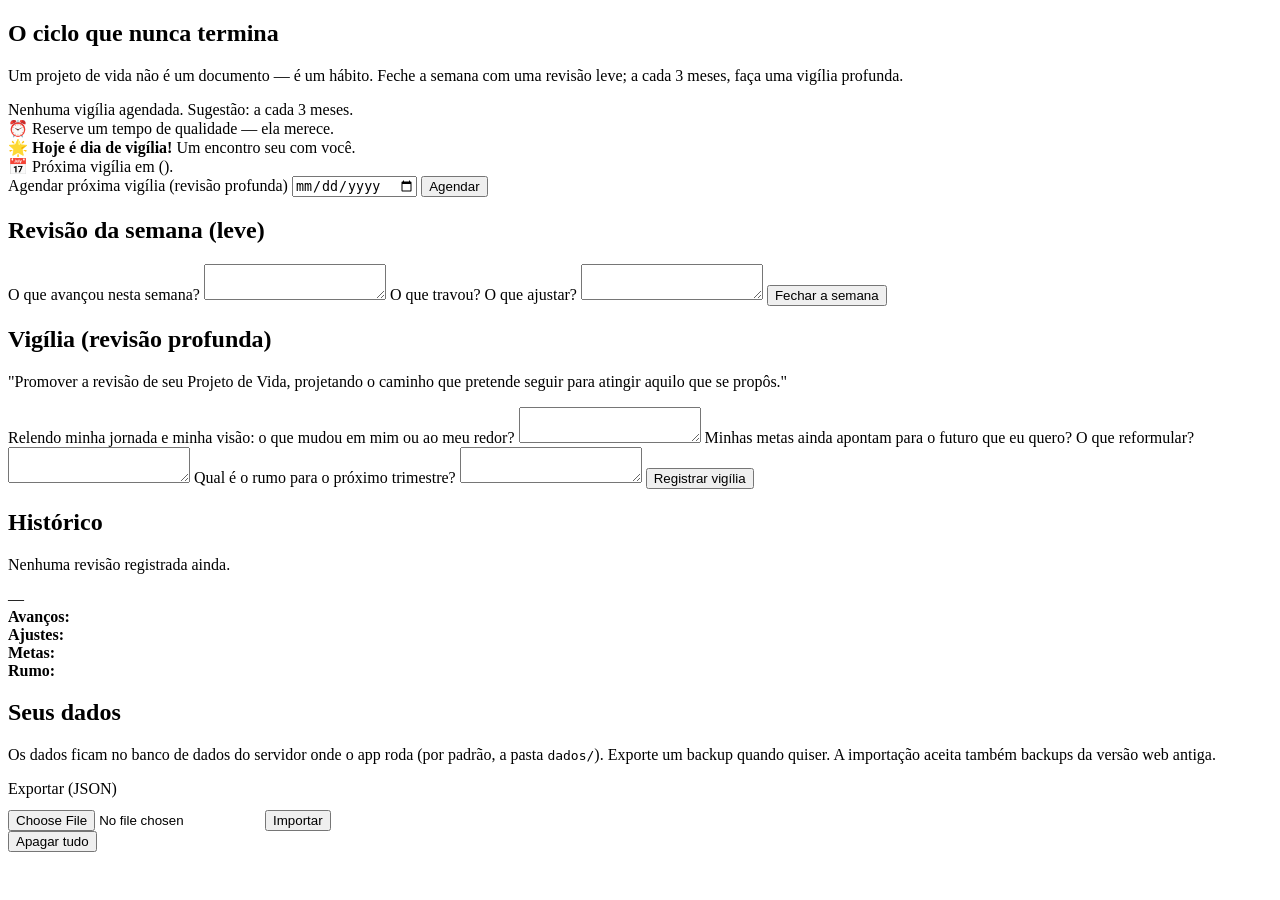
<file: src/main/resources/templates/revisar.html>
<!DOCTYPE html>
<html xmlns:th="http://www.thymeleaf.org" th:replace="~{fragmentos/layout :: pagina('revisar', ~{::main})}">
<body>
<main>
  <div class="card">
    <h2>O ciclo que nunca termina</h2>
    <p class="muted">Um projeto de vida não é um documento — é um hábito. Feche a semana com uma revisão leve; a cada
      3 meses, faça uma vigília profunda.</p>
    <div class="banner" th:unless="${status.agendada()}">Nenhuma vigília agendada. Sugestão: a cada 3 meses.</div>
    <th:block th:if="${status.agendada()}">
      <div class="banner" th:if="${status.dias < 0}">⏰ <b th:text="|Sua vigília está atrasada ${-status.dias} dia(s).|"></b> Reserve um tempo de qualidade — ela merece.</div>
      <div class="banner" th:if="${status.dias == 0}">🌟 <b>Hoje é dia de vigília!</b> Um encontro seu com você.</div>
      <div class="banner" th:if="${status.dias > 0}">📅 Próxima vigília em <b th:text="|${status.dias} dia(s)|"></b> (<span th:text="${dataVigilia}"></span>).</div>
    </th:block>
    <form method="post" th:action="@{/revisar/agendar}">
      <label class="small muted">Agendar próxima vigília (revisão profunda)</label>
      <input type="date" name="data" required th:value="${status.data}">
      <button class="btn" type="submit">Agendar</button>
    </form>
  </div>

  <div class="card">
    <h2>Revisão da semana (leve)</h2>
    <form method="post" th:action="@{/revisar/semana}">
      <label class="small muted">O que avançou nesta semana?</label>
      <textarea name="avancos"></textarea>
      <label class="small muted">O que travou? O que ajustar?</label>
      <textarea name="ajustes"></textarea>
      <button class="btn" type="submit">Fechar a semana</button>
    </form>
  </div>

  <div class="card">
    <h2>Vigília (revisão profunda)</h2>
    <p class="quote">"Promover a revisão de seu Projeto de Vida, projetando o caminho que pretende seguir para atingir aquilo que se propôs."</p>
    <form method="post" th:action="@{/revisar/vigilia}">
      <label class="small muted">Relendo minha jornada e minha visão: o que mudou em mim ou ao meu redor?</label>
      <textarea name="mudancas"></textarea>
      <label class="small muted">Minhas metas ainda apontam para o futuro que eu quero? O que reformular?</label>
      <textarea name="metas"></textarea>
      <label class="small muted">Qual é o rumo para o próximo trimestre?</label>
      <textarea name="rumo"></textarea>
      <button class="btn" type="submit">Registrar vigília</button>
    </form>
  </div>

  <div class="card">
    <h2>Histórico</h2>
    <p class="muted" th:if="${historico.isEmpty()}">Nenhuma revisão registrada ainda.</p>
    <div class="rev-log" th:each="r : ${historico}">
      <b th:text="${r.titulo}"></b> — <span th:text="${r.data}"></span>
      <div class="small" th:if="${!#strings.isEmpty(r.avancos)}"><b>Avanços:</b> <span th:text="${r.avancos}"></span></div>
      <div class="small" th:if="${!#strings.isEmpty(r.ajustes)}"><b>Ajustes:</b> <span th:text="${r.ajustes}"></span></div>
      <div class="small" th:if="${!#strings.isEmpty(r.metas)}"><b>Metas:</b> <span th:text="${r.metas}"></span></div>
      <div class="small" th:if="${!#strings.isEmpty(r.rumo)}"><b>Rumo:</b> <span th:text="${r.rumo}"></span></div>
    </div>
  </div>

  <div class="card" id="dados">
    <h2>Seus dados</h2>
    <p class="muted small">Os dados ficam no banco de dados do servidor onde o app roda (por padrão, a pasta
      <code>dados/</code>). Exporte um backup quando quiser. A importação aceita também backups da versão web antiga.</p>
    <div class="flex">
      <a class="btn secondary" th:href="@{/dados/exportar}" style="text-align:center;text-decoration:none">Exportar (JSON)</a>
    </div>
    <form method="post" th:action="@{/dados/importar}" enctype="multipart/form-data"
          onsubmit="return confirm('Importar substitui TODOS os dados atuais. Continuar?')">
      <input type="file" name="arquivo" accept=".json,application/json" required style="margin-top:12px">
      <button class="btn secondary" type="submit">Importar</button>
    </form>
    <form method="post" th:action="@{/dados/apagar}" onsubmit="return confirm('Apagar TODOS os dados?')">
      <button class="btn danger" type="submit">Apagar tudo</button>
    </form>
  </div>
</main>
</body>
</html>
</file>
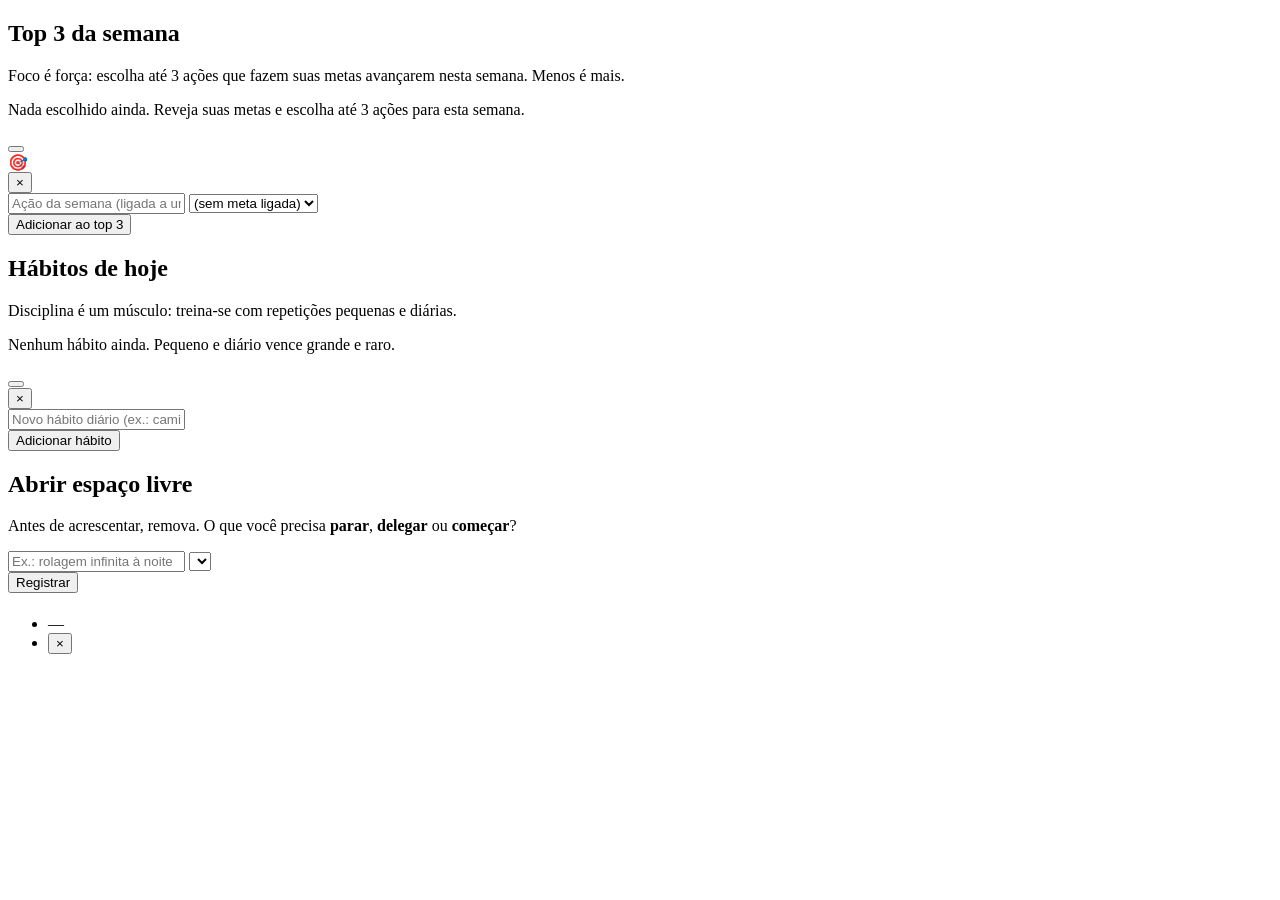
<file: src/main/resources/templates/semana.html>
<!DOCTYPE html>
<html xmlns:th="http://www.thymeleaf.org" th:replace="~{fragmentos/layout :: pagina('semana', ~{::main})}">
<body>
<main>
  <div class="card">
    <h2>Top 3 da semana <span class="small muted" th:text="|· ${semana}|"></span></h2>
    <p class="muted small">Foco é força: escolha até 3 ações que fazem suas metas avançarem nesta semana. Menos é mais.</p>
    <p class="muted small" th:if="${top3.isEmpty()}">Nada escolhido ainda. Reveja suas metas e escolha até 3 ações para esta semana.</p>
    <div class="top3-item" th:each="t : ${top3}" th:classappend="${t.concluido} ? 'done'">
      <form class="inline" method="post" th:action="@{/semana/top3/{id}/alternar(id=${t.id})}">
        <button class="check" type="submit" th:classappend="${t.concluido} ? 'on'" th:text="${t.concluido} ? '✓' : ''"
                th:title="${t.concluido} ? 'Desmarcar' : 'Marcar como feito'"></button>
      </form>
      <div style="flex:1">
        <span class="t" th:text="${t.texto}"></span>
        <div class="small muted" th:if="${t.metaId != null and titulosMetas.containsKey(t.metaId)}">🎯 <span th:text="${titulosMetas.get(t.metaId)}"></span></div>
      </div>
      <form class="inline" method="post" th:action="@{/semana/top3/{id}/excluir(id=${t.id})}">
        <button class="btn small danger" type="submit" title="Remover">×</button>
      </form>
    </div>
    <form method="post" th:action="@{/semana/top3}">
      <div class="flex">
        <input type="text" name="texto" required placeholder="Ação da semana (ligada a uma meta, se possível)">
        <select name="metaId">
          <option value="">(sem meta ligada)</option>
          <option th:each="m : ${metasAbertas}" th:value="${m.id}" th:text="${m.titulo}"></option>
        </select>
      </div>
      <button class="btn" type="submit">Adicionar ao top 3</button>
    </form>
  </div>

  <div class="card" id="habitos">
    <h2>Hábitos de hoje <span class="small muted" th:text="|· ${hoje}|"></span></h2>
    <p class="muted small">Disciplina é um músculo: treina-se com repetições pequenas e diárias.</p>
    <p class="muted small" th:if="${habitos.isEmpty()}">Nenhum hábito ainda. Pequeno e diário vence grande e raro.</p>
    <div class="habit" th:each="h : ${habitos}" th:with="feito=${cumpridosHoje.contains(h.nome)}">
      <form class="inline" method="post" th:action="@{/semana/habitos/{id}/alternar(id=${h.id})}">
        <button class="check" type="submit" th:classappend="${feito} ? 'on'" th:text="${feito} ? '✓' : ''"
                th:title="${feito} ? 'Desmarcar' : 'Marcar como feito hoje'"></button>
      </form>
      <span class="name" th:text="${h.nome}"></span>
      <span class="streak" th:text="|🔥 ${sequencias.get(h.nome)}d|"></span>
      <form class="inline" method="post" th:action="@{/semana/habitos/{id}/excluir(id=${h.id})}"
            onsubmit="return confirm('Remover este hábito? O histórico é mantido.')">
        <button class="btn small danger" type="submit" title="Remover">×</button>
      </form>
    </div>
    <form method="post" th:action="@{/semana/habitos}">
      <div class="flex"><input type="text" name="nome" required placeholder="Novo hábito diário (ex.: caminhar 20 min, ler 10 páginas)"></div>
      <button class="btn secondary" type="submit">Adicionar hábito</button>
    </form>
  </div>

  <div class="card" id="espaco">
    <h2>Abrir espaço livre</h2>
    <p class="muted small">Antes de acrescentar, remova. O que você precisa <b>parar</b>, <b>delegar</b> ou <b>começar</b>?</p>
    <form method="post" th:action="@{/semana/espaco}">
      <div class="flex">
        <input type="text" name="texto" required placeholder="Ex.: rolagem infinita à noite">
        <select name="tipo"><option th:each="t : ${tiposEspaco}" th:value="${t.codigo}" th:text="${t.titulo}"></option></select>
      </div>
      <button class="btn secondary" type="submit">Registrar</button>
    </form>
    <div class="space-cols">
      <div class="space-col" th:each="t : ${tiposEspaco}">
        <h4 th:text="${t.titulo}"></h4>
        <ul>
          <li class="muted small" th:if="${espaco.get(t).isEmpty()}">—</li>
          <li th:each="item : ${espaco.get(t)}">
            <span th:text="${item.texto}"></span>
            <form method="post" th:action="@{/semana/espaco/{id}/excluir(id=${item.id})}"><button type="submit" title="Remover">×</button></form>
          </li>
        </ul>
      </div>
    </div>
  </div>
</main>
</body>
</html>
</file>
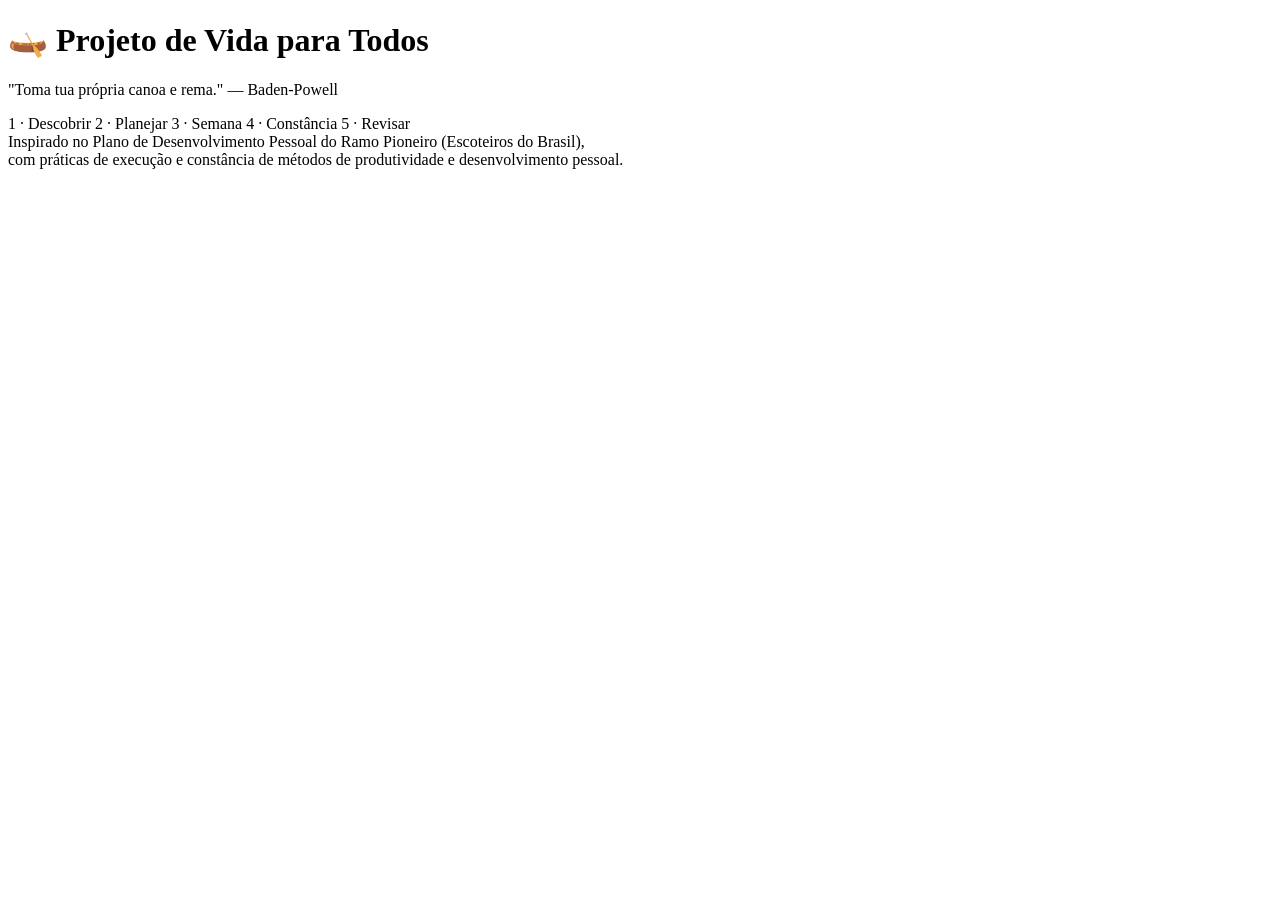
<file: src/main/resources/templates/fragmentos/layout.html>
<!DOCTYPE html>
<html lang="pt-BR" xmlns:th="http://www.thymeleaf.org" th:fragment="pagina(aba, conteudo)">
<head>
<meta charset="UTF-8">
<meta name="viewport" content="width=device-width, initial-scale=1.0">
<title>Projeto de Vida para Todos</title>
<link rel="stylesheet" th:href="@{/css/estilo.css}">
</head>
<body>
<header>
  <h1>🛶 Projeto de Vida para Todos</h1>
  <p>"Toma tua própria canoa e rema." — Baden-Powell</p>
</header>

<nav>
  <a th:href="@{/descobrir}" th:classappend="${aba == 'descobrir'} ? 'active'">1 · Descobrir</a>
  <a th:href="@{/planejar}" th:classappend="${aba == 'planejar'} ? 'active'">2 · Planejar</a>
  <a th:href="@{/semana}" th:classappend="${aba == 'semana'} ? 'active'">3 · Semana</a>
  <a th:href="@{/constancia}" th:classappend="${aba == 'constancia'} ? 'active'">4 · Constância</a>
  <a th:href="@{/revisar}" th:classappend="${aba == 'revisar'} ? 'active'">5 · Revisar</a>
</nav>

<div class="avisos" th:if="${mensagem != null or erro != null}">
  <div class="banner ok" th:if="${mensagem}" th:text="${mensagem}"></div>
  <div class="banner erro" th:if="${erro}" th:text="${erro}"></div>
</div>

<main th:replace="${conteudo}"></main>

<footer>
  Inspirado no Plano de Desenvolvimento Pessoal do Ramo Pioneiro (Escoteiros do Brasil),<br>
  com práticas de execução e constância de métodos de produtividade e desenvolvimento pessoal.
</footer>
</body>
</html>
</file>
